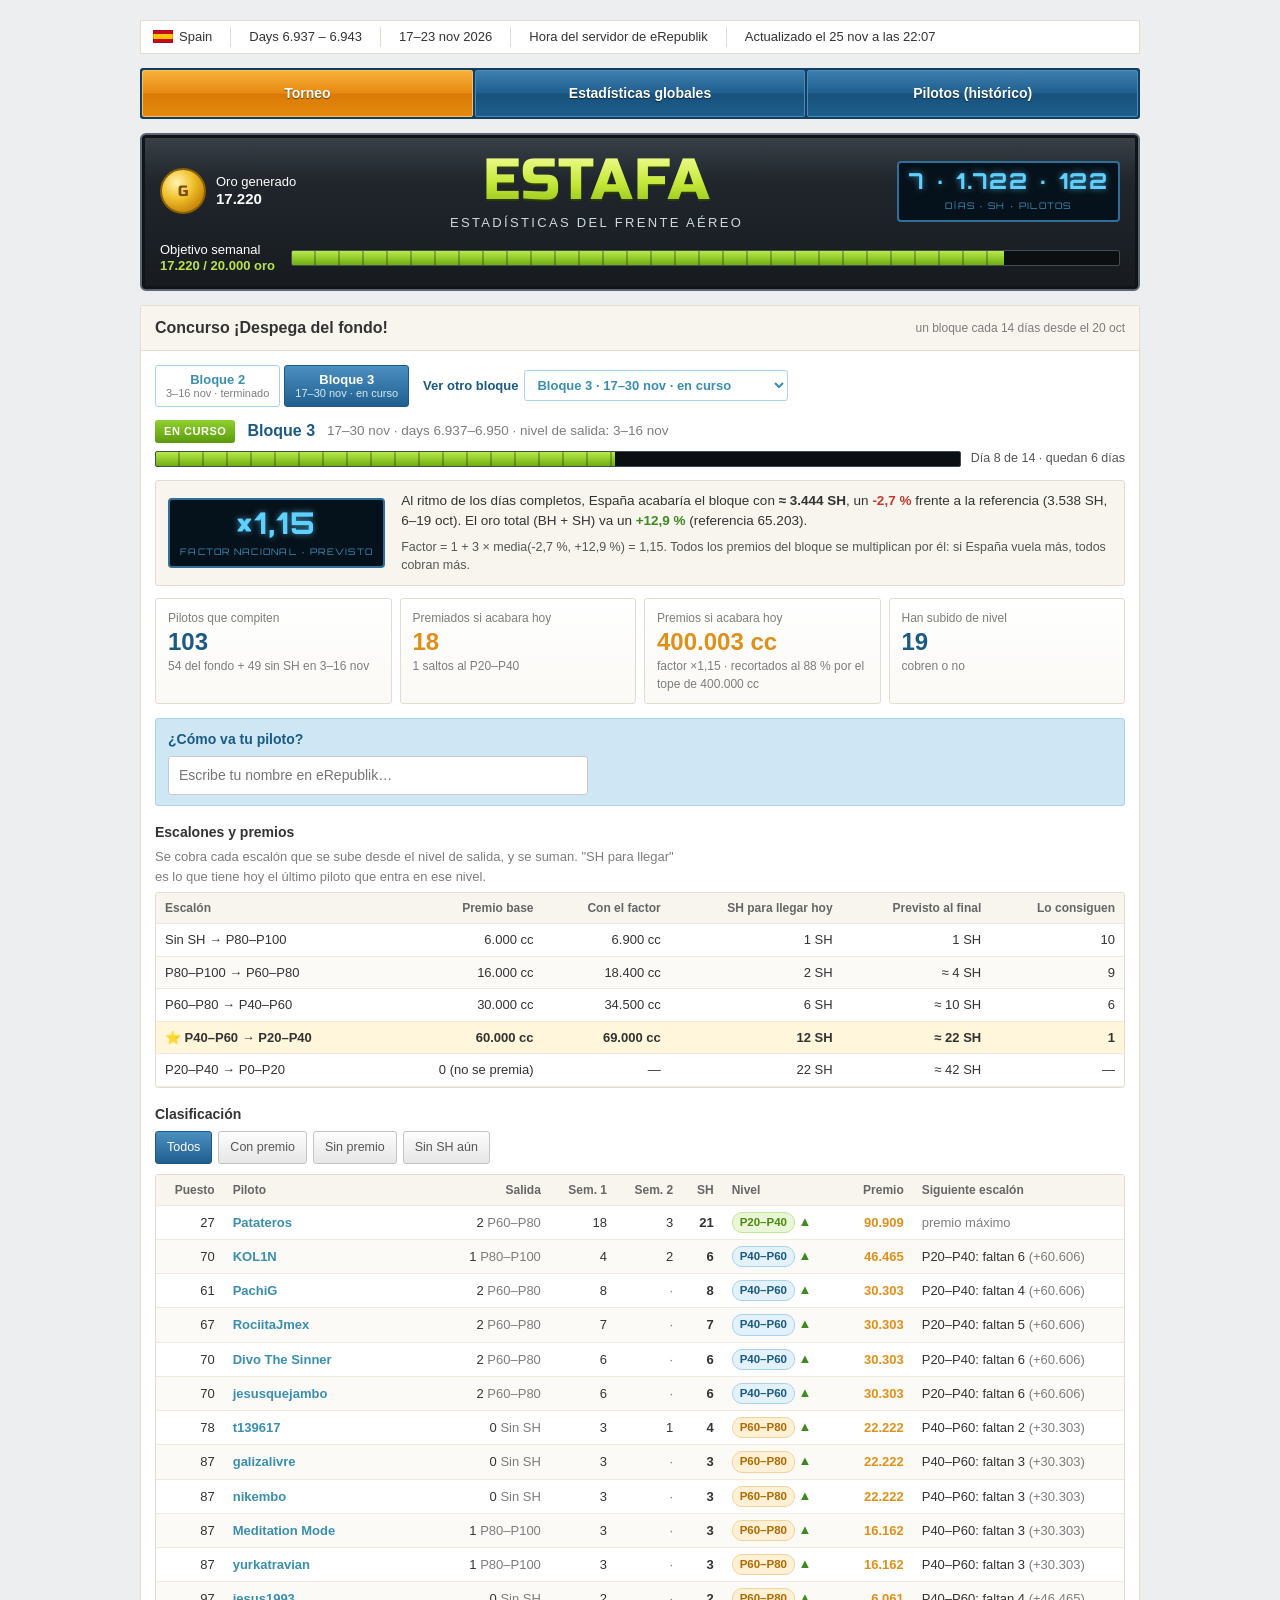
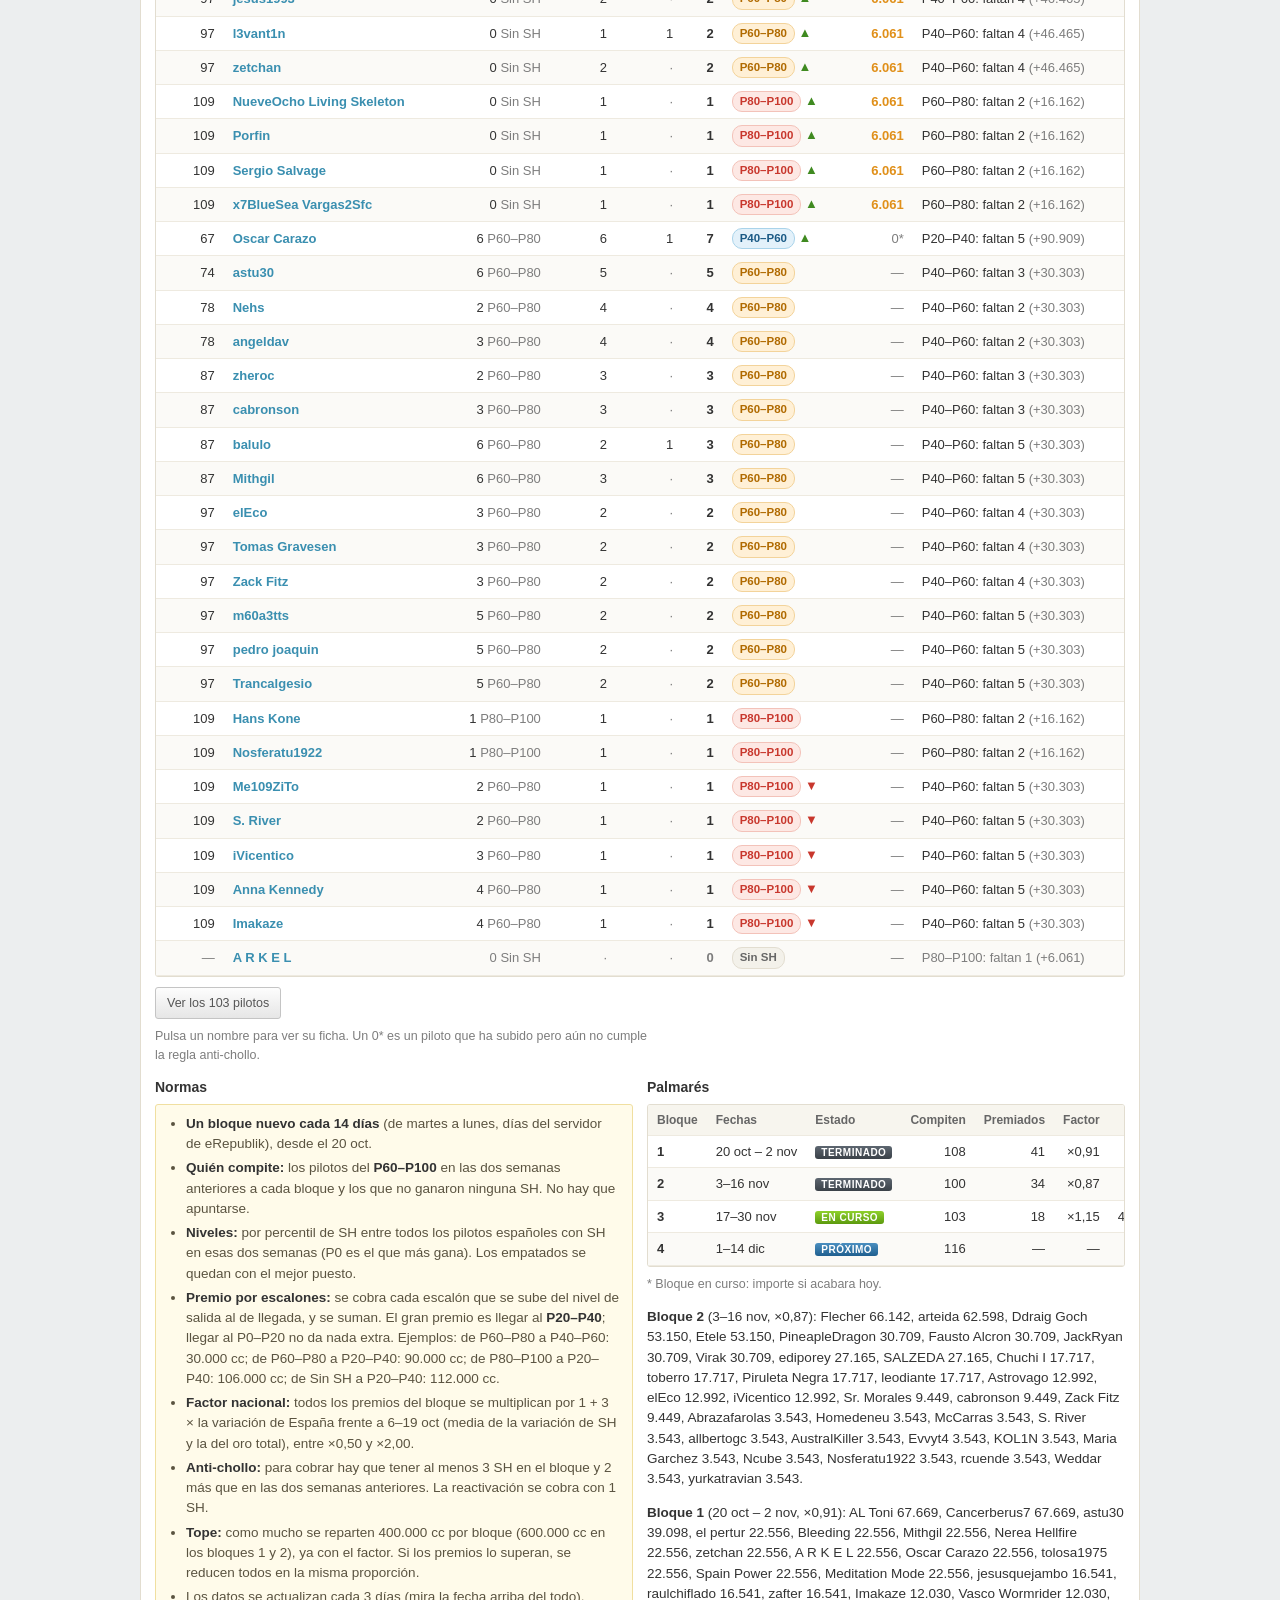
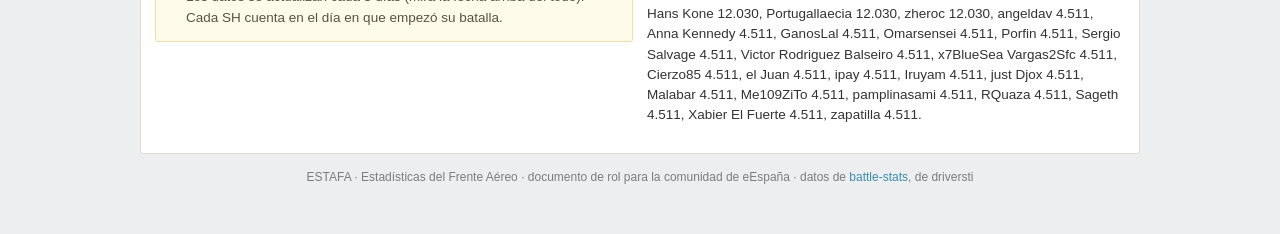
<file: site/index.html>
<!doctype html>
<html lang="es">
<head>
<meta charset="utf-8">
<meta name="viewport" content="width=device-width, initial-scale=1, viewport-fit=cover">
<title>ESTAFA</title>
<meta name="description" content="ESTAFA · Estadísticas del Frente Aéreo: farmeo de Sky Hero en eEspaña (eRepublik)">
<link rel="preconnect" href="https://fonts.googleapis.com">
<link rel="stylesheet" href="https://fonts.googleapis.com/css2?family=Russo+One&family=Orbitron:wght@600;800&display=swap">
<link rel="stylesheet" href="css/estafa.css">
</head>
<body>
<div class="wrap">
<div class="infobar"><span><i class="flag"></i>Spain</span><span id="ib-days"></span><span id="ib-dates"></span><span>Hora del servidor de eRepublik</span><span id="ib-upd"></span></div>

<nav aria-label="Pestañas">
  <a href="#torneo" data-tab="torneo">Torneo</a><a href="#estadisticas" data-tab="estadisticas">Estadísticas globales</a><a href="#pilotos" data-tab="pilotos">Pilotos (histórico)</a>
</nav>

<div class="banner" role="banner">
  <div class="reward"><div class="coin">G</div><div>Oro generado<b id="bgold"></b></div></div>
  <div><h1>ESTAFA</h1><p>Estadísticas del Frente Aéreo</p></div>
  <div class="lcd"><b id="blcd"></b><span>DÍAS · SH · PILOTOS</span></div>
  <div class="progress"><div class="lbl" id="bproglbl">Objetivo semanal<b id="bprog"></b></div><div class="track"><div id="bbar"></div></div></div>
</div>

<div class="tabpanel" id="tab-torneo" data-tab="torneo">
<section aria-labelledby="s0" id="torneo"><div class="hd"><h2 id="s0">Concurso ¡Despega del fondo!</h2><span class="eyebrow" id="tnote"></span></div><div class="bd">
  <div class="tselrow"><div class="wbtns" id="tsel" role="group" aria-label="Últimos bloques"></div>
    <label class="tpick">Ver otro bloque <select id="tsel2"></select></label></div>
  <div id="thead"></div>
  <div id="tfactor"></div>
  <div class="kpis" id="tkpis"></div>
  <div id="tnotes"></div>
  <div class="tfind" id="tfind"><label for="tq">¿Cómo va tu piloto?</label>
    <input id="tq" type="search" list="tlist" placeholder="Escribe tu nombre en eRepublik…" autocomplete="off"><datalist id="tlist"></datalist>
    <div id="tcard"></div></div>
  <h3 style="margin-top:16px">Escalones y premios</h3>
  <p class="lede" style="font-size:13px;margin-bottom:6px">Se cobra cada escalón que se sube desde el nivel de salida, y se suman. "SH para llegar" es lo que tiene hoy el último piloto que entra en ese nivel.</p>
  <div class="tablewrap" id="tsteps"></div>
  <h3 style="margin-top:16px">Clasificación</h3>
  <div class="controls" id="tchips" style="margin-top:6px">
    <button class="chip" data-f="all" aria-pressed="true">Todos</button><button class="chip" data-f="in" aria-pressed="false">Con premio</button><button class="chip" data-f="out" aria-pressed="false">Sin premio</button><button class="chip" data-f="zero" aria-pressed="false">Sin SH aún</button></div>
  <div class="tablewrap"><table id="ttable"><thead id="thead2"></thead><tbody id="tbody"></tbody></table></div>
  <button class="more" id="tmore">Ver todos</button>
  <p class="lede" style="font-size:12.5px;margin-top:8px">Pulsa un nombre para ver su ficha. Un 0* es un piloto que ha subido pero aún no cumple la regla anti-chollo.</p>
  <div class="grid2" style="margin-top:12px">
    <div style="min-width:0"><h3>Normas</h3><div class="note trules" id="trules" style="margin-top:6px"></div></div>
    <div style="min-width:0"><h3>Palmarés</h3><div class="tablewrap" id="tpalm" style="margin-top:6px"></div><div id="twin" style="margin-top:8px;font-size:13.5px"></div></div>
  </div>
</div></section>
</div>

<div class="tabpanel" id="estadisticas" data-tab="estadisticas" hidden>
<div class="subnav" aria-label="Secciones"><a href="#resumen">Resumen</a><a href="#semanas">Semanas</a><a href="#diario">Día / hora</a><a href="#rangos">Percentiles</a><a href="#coste">Coste SH</a><a href="#ranking">Ranking</a><a href="#extranjero">Extranjero</a></div>


<div class="weekbar" role="group" aria-label="Periodo del parte"><span class="wl">Parte de la semana</span><div id="weeks" class="wbtns"></div></div>

<section id="resumen" aria-labelledby="s1"><div class="hd"><h2 id="s1">Estado de la flota</h2><span class="eyebrow" id="kpinote">1 SH = 10 oro</span></div>
  <div class="bd"><div class="kpis" id="kpis"></div></div></section>

<section id="semanas" aria-labelledby="s12"><div class="hd"><h2 id="s12">Semana a semana</h2><span class="eyebrow">semanas de martes a lunes · todo el registro</span></div><div class="bd">
  <p class="lede" id="wklede"></p>
  <div class="chartbox"><svg id="wkchart" viewBox="0 0 640 260" width="100%" role="img" aria-label="SH por semana"></svg></div>
  <div class="tablewrap" id="wktable" style="margin-top:14px"></div>
  <h3 style="margin-top:18px" id="movtitle"></h3>
  <div class="movers" id="movers"></div>
</div></section>

<section id="diario" aria-labelledby="s8"><div class="hd"><h2 id="s8">Medallas en el tiempo</h2>
  <div class="seg" role="group" aria-label="Vista"><button type="button" id="vday" aria-pressed="true">Por día</button><button type="button" id="vhour" aria-pressed="false">Por hora</button></div></div><div class="bd">
 <div id="dayview">
  <p class="lede">SH ganadas cada día de eRepublik del periodo elegido, separando las batallas en las que participa España de las guerras ajenas. Los días con raya son incompletos: el registro empieza y acaba a mitad de día.</p>
  <div class="legend"><span><i style="background:var(--gold)"></i>Batallas de España</span><span><i style="background:var(--steel)"></i>Extranjero</span></div>
  <div class="chartbox"><svg id="daily" viewBox="0 0 640 280" width="100%" role="img" aria-label="Medallas SH por día"></svg></div>
  <div class="grid2" style="margin-top:14px">
    <div style="min-width:0"><h3>Media por día de la semana</h3><p class="lede" style="font-size:13px">Todo el registro, solo días completos. Cada barra promedia 4 o 5 días.</p>
      <div class="chartbox"><svg id="weekday" viewBox="0 0 400 230" width="100%" role="img" aria-label="Media de medallas por día de la semana"></svg></div></div>
    <div style="min-width:0" id="rhythmnote"></div>
  </div>
 </div>
 <div id="hourview" hidden>
  <p class="lede">Coste de la SH típica (daño mediano) según la hora, en <strong>hora de Madrid</strong>. Cuanto más baja y más verde la barra, más barata sale la medalla. El número de encima es cuántas SH hay detrás de cada hora.</p>
  <div class="chartbox"><svg id="hourly" viewBox="0 0 640 290" width="100%" role="img" aria-label="Coste mediano de la SH por hora"></svg></div>
  <div class="grid2" style="margin-top:14px">
    <div style="min-width:0" id="hournote"></div>
    <div style="min-width:0"><div class="note" style="margin-top:0"><strong>Cómo se calcula la hora:</strong> el export solo trae la hora de inicio de cada batalla, no la de cada ronda. Por eso aquí solo cuentan las SH de las <strong>rondas 1 y 2</strong>, que se juegan en las primeras horas tras el inicio. Es una aproximación: la hora real puede ir una o dos horas más tarde. En una sola semana hay pocas SH por hora, así que mira mejor el periodo completo.</div></div>
  </div>
 </div>
</div></section>

<section id="rangos" aria-labelledby="s3"><div class="hd"><h2 id="s3">Reparto del oro por percentiles</h2><span class="eyebrow">pilotos ordenados por SH</span></div><div class="bd">
  <p class="lede">Se ordenan los pilotos por SH ganadas en el periodo elegido y se agrupan por percentiles: el 5 % que más gana, del 5 al 10 %, del 10 al 25 %, del 25 al 50 % y la mitad inferior. Los pilotos empatados van al grupo mejor.</p>
  <div class="legend"><span><i style="background:var(--steel);opacity:.55"></i>% de pilotos</span><span><i style="background:var(--gold)"></i>% del oro</span></div>
  <div class="tiers" id="tiers"></div>
  <div class="tablewrap" id="tiertable" style="margin-top:16px"></div>
  <div class="note" id="tiernote"></div>
  <div class="grid2" style="margin-top:16px">
    <div style="min-width:0"><h3>Curva de acumulación</h3><p class="lede" style="font-size:13px">% del oro que suman los N primeros pilotos.</p>
      <div class="chartbox"><svg id="curve" viewBox="0 0 400 300" width="100%" role="img" aria-label="Curva de oro acumulado"></svg></div></div>
    <div style="min-width:0"><h3>Daño por medalla en cada grupo</h3>
      <div class="legend"><span><i style="background:var(--gold)"></i>Media</span><span><i style="background:var(--steel);opacity:.6"></i>Mediana</span></div>
      <div class="chartbox"><svg id="dmg" viewBox="0 0 400 300" width="100%" role="img" aria-label="Daño medio y mediano por rango"></svg></div></div>
  </div>
  <h3 style="margin-top:16px">Top 20 de pilotos</h3>
  <div class="bars" id="bars" style="margin-top:8px"></div>
</div></section>

<section id="coste" aria-labelledby="s10"><div class="hd"><h2 id="s10">¿Cuánto cuesta una SH?</h2><span class="eyebrow">daño con el que se ganó cada medalla</span></div><div class="bd">
  <p class="lede" id="costlede"></p>
  <div class="chartbox"><svg id="hist" viewBox="0 0 660 290" width="100%" role="img" aria-label="Distribución del daño necesario para ganar una SH"></svg></div>
  <div class="cat" id="catstrip"></div>
  <div class="catlegend" id="catlegend"></div>
  <div class="note" id="costnote"></div>
</div></section>

<section id="ranking" aria-labelledby="s11"><div class="hd"><h2 id="s11">Ranking de SH</h2><span class="eyebrow">medallas sueltas y pilotos</span></div><div class="bd">
  <div class="grid2">
    <div style="min-width:0"><h3>Las 10 SH más baratas</h3><div class="tablewrap rank-t" id="cheap"></div></div>
    <div style="min-width:0"><h3>Las 10 SH más caras</h3><div class="tablewrap rank-t" id="dear"></div></div>
  </div>
  <div class="grid2" style="margin-top:16px">
    <div style="min-width:0"><h3>Cazadores de gangas: SH por debajo de 10 k</h3><p class="lede" style="font-size:13px" id="lowlede"></p><div class="tablewrap rank-t" id="lowlist"></div><button class="more" id="lowmore">Ver todos</button></div>
    <div style="min-width:0"><h3>Rondas de élite: SH por encima de 100 k</h3><p class="lede" style="font-size:13px" id="highlede"></p><div class="tablewrap rank-t" id="highlist"></div><button class="more" id="highmore">Ver todos</button></div>
  </div>
  <div class="grid2" style="margin-top:16px">
    <div style="min-width:0"><h3>Pilotos que farmean más barato</h3><p class="lede" style="font-size:13px" id="effnote"></p><div class="tablewrap rank-t" id="effp"></div></div>
    <div style="min-width:0"><h3>Pilotos de rondas caras</h3><p class="lede" style="font-size:13px" id="dearnote"></p><div class="tablewrap rank-t" id="dearp"></div></div>
  </div>
</div></section>

<section id="extranjero" aria-labelledby="s9"><div class="hd"><h2 id="s9">Legión extranjera</h2><span class="eyebrow">guerras ajenas</span></div><div class="bd">
  <p class="lede" id="legionlede"></p>
  <div class="grid2">
    <div style="min-width:0"><h3>Principales pilotos</h3><div class="tablewrap" id="legion"></div></div>
    <div style="min-width:0"><h3>Por quién pelean</h3><p class="lede" style="font-size:13px">País del bando en el que ganaron la SH.</p>
      <div class="chartbox"><svg id="countries" viewBox="0 0 400 250" width="100%" role="img" aria-label="Países a los que más ayudan los pilotos españoles"></svg></div></div>
  </div>
  <div class="note" id="legionnote"></div>
</div></section>
</div>

<div class="tabpanel" id="pilotos" data-tab="pilotos" hidden>
<section aria-labelledby="s6" id="registro"><div class="hd"><h2 id="s6">Registro de pilotos</h2><span class="eyebrow">elige una o varias semanas</span></div><div class="bd" id="reg">
  <p class="lede">Esta tabla tiene su propio selector: marca las semanas que quieras sumar. El percentil se calcula sobre los pilotos con alguna SH en esas semanas, contando desde arriba (P1 es el que más SH gana). <strong>Fondo</strong> marca a los pilotos del P60 al P100 y a los que no ganaron ninguna SH. Las columnas <strong>BH</strong> (Battle Hero) y <strong>CH</strong> (Campaign Hero) vienen de la página de país de battle-stats, que corta los días de forma algo distinta.</p>
  <div class="regweeks" role="group" aria-label="Semanas de la tabla"><span class="wl">Semanas:</span><div id="regweeks" class="wchecks"></div>
    <div style="display:flex;gap:6px;flex-wrap:wrap"><button class="btn" id="rw2" type="button">Últimas 2</button><button class="btn" id="rwall" type="button">Todas</button></div></div>
  <p class="regsum" id="regsum"></p>
  <div class="controls">
    <input id="q" type="search" placeholder="Buscar piloto…" aria-label="Buscar piloto">
    <div id="chips" style="display:flex;flex-wrap:wrap;gap:6px">
      <button class="chip" data-f="all" aria-pressed="true">Todos</button><button class="chip" data-f="fondo" aria-pressed="false">Fondo (P60–P100)</button><button class="chip" data-f="fuera" aria-pressed="false">Fuera del fondo</button></div>
    <label class="tog"><input type="checkbox" id="zeros" checked> Incluir pilotos sin SH</label>
  </div>
  <div class="tablewrap"><table id="regtable"><thead id="reghead"></thead><tbody id="tb"></tbody></table></div>
  <button class="more" id="more">Ver todos</button>
  </div></section>
<section id="pilsem" aria-labelledby="s13"><div class="hd"><h2 id="s13">SH de cada piloto por semana</h2><span class="eyebrow">todas las semanas completas</span></div><div class="bd">
  <div class="controls"><input id="wq" type="search" placeholder="Buscar piloto…" aria-label="Buscar piloto en la tabla semanal"><div id="wsort" style="display:flex;flex-wrap:wrap;gap:6px">
    <button class="chip" data-s="tot" aria-pressed="true">Más SH</button><button class="chip" data-s="up" aria-pressed="false">Más suben</button><button class="chip" data-s="down" aria-pressed="false">Más bajan</button></div></div>
  <div class="tablewrap" id="wkpilots"></div>
  <button class="more" id="wmore">Ver todos</button>
</div></section>
</div>

<footer>ESTAFA · Estadísticas del Frente Aéreo · documento de rol para la comunidad de eEspaña · datos de <a href="https://battle-stats.yurii.live/" target="_blank" rel="noopener">battle-stats</a>, de driversti</footer>
</div>
<script src="data/sh.js"></script>
<script src="js/estafa.js"></script>
<script src="js/torneo.js"></script>
<script src="js/tabs.js"></script>
</body>
</html>
</file>
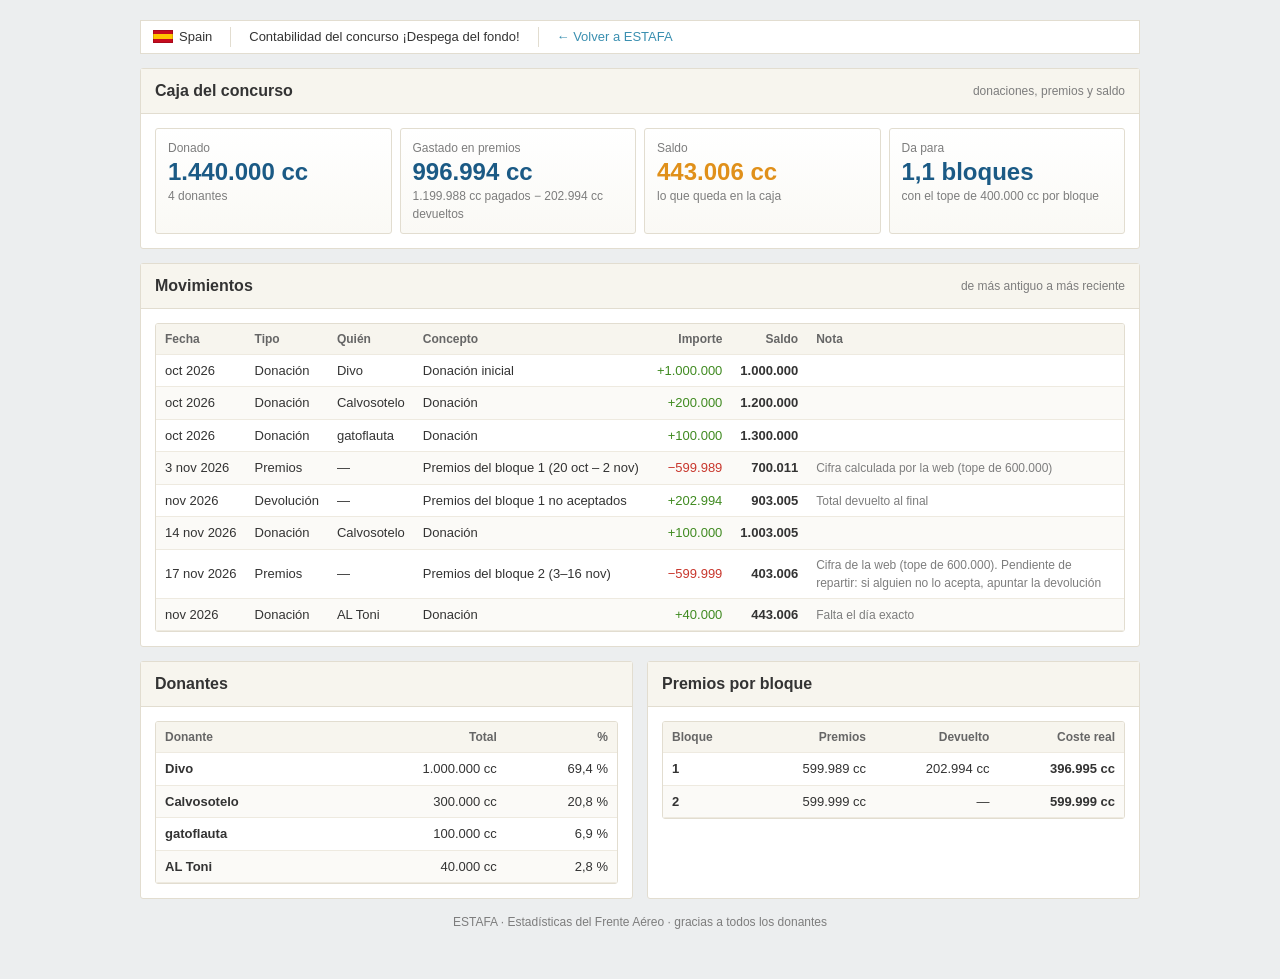
<file: site/contabilidad/index.html>
<!doctype html>
<html lang="es">
<head>
<meta charset="utf-8">
<meta name="viewport" content="width=device-width, initial-scale=1, viewport-fit=cover">
<title>ESTAFA · Contabilidad</title>
<meta name="description" content="Cuentas del concurso ¡Despega del fondo!: donaciones, premios y saldo">
<meta name="robots" content="noindex, nofollow">
<link rel="stylesheet" href="https://fonts.googleapis.com/css2?family=Russo+One&family=Orbitron:wght@600;800&display=swap">
<link rel="stylesheet" href="../css/estafa.css">
</head>
<body>
<div class="wrap">
<div class="infobar"><span><i class="flag"></i>Spain</span><span>Contabilidad del concurso ¡Despega del fondo!</span><span><a href="../#torneo">← Volver a ESTAFA</a></span></div>

<section aria-labelledby="c1"><div class="hd"><h2 id="c1">Caja del concurso</h2><span class="eyebrow">donaciones, premios y saldo</span></div><div class="bd">
  <div class="kpis" id="kpis"></div>
</div></section>

<section aria-labelledby="c2"><div class="hd"><h2 id="c2">Movimientos</h2><span class="eyebrow">de más antiguo a más reciente</span></div><div class="bd">
  <div class="tablewrap" id="mov"></div>
</div></section>

<div class="grid2">
<section aria-labelledby="c3"><div class="hd"><h2 id="c3">Donantes</h2></div><div class="bd"><div class="tablewrap" id="don"></div></div></section>
<section aria-labelledby="c4"><div class="hd"><h2 id="c4">Premios por bloque</h2></div><div class="bd"><div class="tablewrap" id="blq"></div></div></section>
</div>

<footer>ESTAFA · Estadísticas del Frente Aéreo · gracias a todos los donantes</footer>
</div>
<script src="movimientos.js"></script>
<script src="contabilidad.js"></script>
</body>
</html>
</file>
<file: site/css/estafa.css>
/* Layout: portada de eRepublik — barra de info, menú de pestañas azules, banner metálico tipo "Weekly Challenge" y cajas beige / feed azul */
:root{
  --bg:#eceeef; --panel:#ffffff; --panel2:#f7f5ee; --line:#e2ddd0; --fg:#333333; --muted:#7d7d7d;
  --link:#3a8fb0; --navy:#1b5a85; --navy2:#123f60; --feed:#cfe7f5; --feedline:#a9d3ea;
  --gold:#e0901a; --gold-soft:rgba(224,144,26,.13); --steel:#4a9fc7; --red:#c8372d; --ok:#7ab51d; --lime:#d8f04a;
  --f-body:Arial,Helvetica,sans-serif;
  --f-display:"Russo One","Arial Black",Impact,sans-serif;
  --f-lcd:"Orbitron","Courier New",monospace;
  --f-mono:Arial,Helvetica,sans-serif;
  --f-head:Arial,Helvetica,sans-serif;
  color-scheme:light;
}
*{box-sizing:border-box}
body{background:var(--bg);color:var(--fg);font-family:var(--f-body);font-size:14px;line-height:1.5;
  padding-left:max(16px,env(safe-area-inset-left,0px));padding-right:max(16px,env(safe-area-inset-right,0px));padding-block:12px 40px}
a{color:var(--link);text-decoration:none} a:hover{text-decoration:underline}
.wrap{max-width:1000px;margin:0 auto;display:flex;flex-direction:column;gap:14px}
.num,td.n,.mono{font-variant-numeric:tabular-nums}

/* Barra de info */
.infobar{display:flex;flex-wrap:wrap;gap:6px 18px;align-items:center;background:var(--panel);border:1px solid var(--line);padding:6px 12px;font-size:13px;color:var(--fg)}
.infobar span+span{border-left:1px solid var(--line);padding-left:18px}
.flag{display:inline-block;width:20px;height:13px;background:linear-gradient(#c60b1e 0 25%,#ffc400 25% 75%,#c60b1e 75%);border:1px solid rgba(0,0,0,.15);vertical-align:-2px;margin-right:6px;flex:none}

/* Menú */
nav{display:flex;flex-wrap:wrap;gap:2px;background:var(--navy2);padding:2px;border-radius:3px}
nav a{flex:1 1 92px;text-align:center;color:#fff;font-weight:bold;font-size:14px;padding:12px 6px;border-radius:2px;
  background:linear-gradient(#3d7fae,#1f5f8f 48%,#18527c 52%,#1d5d8b);text-shadow:0 1px 1px rgba(0,0,0,.5);border:1px solid #4a8bbb}
nav a:hover{text-decoration:none;background:linear-gradient(#4b8fc0,#2a6c9e 48%,#215f8d 52%,#276a99)}
nav a{flex:1 1 140px}
nav a[aria-current="page"]{background:linear-gradient(#f7b13c,#e98a12 48%,#d97a06 52%,#e5890e);border-color:#f7c160}
nav a:focus-visible{outline:2px solid var(--lime);outline-offset:-3px}

/* Banner tipo Weekly Challenge */
.banner{background:linear-gradient(#3a4148,#20262c 30%,#171b20);border:2px solid #5d6670;border-radius:6px;box-shadow:inset 0 0 0 3px #101317;padding:16px 18px 14px;color:#fff;display:grid;grid-template-columns:auto 1fr auto;gap:10px 18px;align-items:center}
.banner .reward{display:flex;gap:10px;align-items:center;font-size:13px;line-height:1.25}
.coin{width:46px;height:46px;border-radius:50%;background:radial-gradient(circle at 35% 30%,#fff3b0,#f2c230 40%,#c88a0a 75%);border:2px solid #8a5e05;display:grid;place-items:center;font-family:var(--f-display);color:#7a4f02;font-size:15px;flex:none}
.banner .reward b{display:block;font-size:15px}
.banner h1{margin:0;text-align:center;font-family:var(--f-display);font-weight:400;font-size:clamp(34px,7vw,58px);line-height:1;letter-spacing:.02em;
  background:linear-gradient(#f4ff9a,#c6e83a 55%,#8fbf16);-webkit-background-clip:text;background-clip:text;color:transparent;filter:drop-shadow(0 2px 0 #2c3a08)}
.banner h1 + p{margin:4px 0 0;text-align:center;font-size:13px;letter-spacing:.18em;text-transform:uppercase;color:#cfd8df}
.lcd{background:#06121b;border:2px solid #2f6f99;border-radius:4px;padding:6px 10px;text-align:center;font-family:var(--f-lcd);color:#5fd0ff;text-shadow:0 0 6px rgba(95,208,255,.6)}
.lcd b{font-size:22px;font-weight:800;letter-spacing:.06em;display:block;line-height:1.1}
.lcd span{font-size:9px;letter-spacing:.14em;color:#3d8fb8;text-shadow:none}
.progress{grid-column:1/-1;display:grid;grid-template-columns:auto 1fr;gap:4px 16px;align-items:center}
.progress .lbl{font-size:13px;line-height:1.25}
.progress .lbl b{display:block;color:#b9e34a}
.track{height:16px;background:#0c0f12;border:1px solid #444c55;border-radius:2px;overflow:hidden}
.track div{height:100%;background:repeating-linear-gradient(90deg,transparent 0 22px,rgba(0,0,0,.25) 22px 24px),linear-gradient(#b8ea4a,#6fae12)}
@media (max-width:640px){.banner{grid-template-columns:1fr}.banner .reward,.lcd{justify-self:center}.progress{grid-template-columns:1fr}}

/* Cajas */
section{background:var(--panel);border:1px solid var(--line);border-radius:3px;min-width:0;scroll-margin-top:12px}
section > .hd{background:var(--panel2);border-bottom:1px solid var(--line);padding:10px 14px;display:flex;align-items:center;gap:8px;flex-wrap:wrap}
section > .hd h2{margin:0;font-size:16px;font-weight:bold;color:var(--fg)}
section > .hd .eyebrow{margin-left:auto;font-size:12px;color:var(--muted)}
section > .bd{padding:14px}
h3{font-size:14px;margin:0 0 4px;font-weight:bold}
.lede{color:var(--muted);margin:0 0 12px;max-width:72ch}
.lede strong,.note strong{color:var(--fg)}
.note{background:#fffbea;border:1px solid #f0dfa0;border-radius:3px;padding:9px 12px;margin-top:12px;font-size:13.5px;color:#5a5340}
.grid2{display:grid;grid-template-columns:repeat(auto-fit,minmax(min(100%,420px),1fr));gap:14px}
.chartbox{overflow-x:auto}
svg text{font-family:var(--f-body)}

/* KPIs */
.kpis{display:grid;grid-template-columns:repeat(auto-fit,minmax(150px,1fr));gap:8px}
.kpi{border:1px solid var(--line);border-radius:3px;padding:10px 12px;display:flex;flex-direction:column;gap:2px;background:linear-gradient(#fff,#faf9f5)}
.kpi .v{font-weight:bold;font-size:24px;line-height:1.1;font-variant-numeric:tabular-nums;color:var(--navy)}
.kpi .l{font-size:12px;color:var(--muted)}
.kpi .s{font-size:12px;color:var(--muted)}
.kpi.alert .v{color:var(--red)} .kpi.gold .v{color:var(--gold)}
.legend{display:flex;flex-wrap:wrap;gap:14px;font-size:12px;color:var(--muted);margin-bottom:8px}
.legend i{display:inline-block;width:10px;height:10px;margin-right:6px;vertical-align:-1px;border-radius:2px}

/* Rangos */
.t0{--tc:var(--gold)} .t1{--tc:color-mix(in srgb,var(--gold) 75%,#fff)} .t2{--tc:color-mix(in srgb,var(--gold) 55%,#fff)}
.t3{--tc:color-mix(in srgb,var(--gold) 40%,#fff)} .t4{--tc:color-mix(in srgb,var(--gold) 28%,#fff)} .t5{--tc:color-mix(in srgb,var(--gold) 18%,#fff)}
.bars{display:flex;flex-direction:column;gap:4px}
.bar{display:grid;grid-template-columns:22px minmax(0,150px) 1fr 92px;align-items:center;gap:8px;font-size:13px}
.bar .rk{font-size:11px;color:var(--muted);text-align:right}
.bar .nm{white-space:nowrap;overflow:hidden;text-overflow:ellipsis;color:var(--link);font-weight:bold}
.bar .track2{height:14px;background:var(--tc);border:1px solid rgba(0,0,0,.08);border-radius:2px}
.bar .t{font-size:12px;text-align:right;white-space:nowrap}
.bar .t small{color:var(--muted);font-size:11px}
@media (max-width:480px){.bar{grid-template-columns:18px 92px 1fr 70px;font-size:12px}.bar .t small{display:none}}
.tiers{display:flex;flex-direction:column;gap:10px}
.tier{display:grid;grid-template-columns:minmax(0,170px) 1fr;gap:12px;align-items:center}
.tier .lbl b{display:block;font-size:14px}
.tier .lbl span{font-size:11.5px;color:var(--muted)}
.tier .rows{display:flex;flex-direction:column;gap:3px}
.tier .row{display:grid;grid-template-columns:1fr 64px;gap:8px;align-items:center;font-size:11.5px;color:var(--muted)}
.tier .row div{height:10px;border-radius:2px}
.tier .p{background:var(--steel);opacity:.55}
.tier .m{background:var(--tc)}
@media (max-width:520px){.tier{grid-template-columns:1fr}}

/* Feed de inteligencia (caja azul) */
.feedbox{background:var(--feed);border:1px solid var(--feedline);border-radius:3px;padding:6px}
.feedbox > .hd{background:transparent;border:0;padding:6px 8px 8px}
.feed{background:var(--panel);border-radius:2px}
.post{display:grid;grid-template-columns:44px 1fr;gap:10px;padding:10px 12px;border-bottom:1px solid #e6eef3}
.post:last-child{border-bottom:0}
.av{width:44px;height:44px;border:1px solid #ccc;background:linear-gradient(#c60b1e 0 25%,#ffc400 25% 75%,#c60b1e 75%);border-radius:2px}
.post .who{color:var(--link);font-weight:bold}
.post .ago{color:#999;font-style:italic;font-size:12.5px;margin-left:6px}
.post p{margin:2px 0 0;font-size:13.5px}
.post p strong{color:var(--fg)}
.intel{display:grid;grid-template-columns:repeat(auto-fit,minmax(min(100%,260px),1fr));gap:10px}
.card{background:var(--panel2);border:1px solid var(--line);border-radius:3px;padding:10px 12px;display:flex;flex-direction:column;gap:4px}
.card .tag{align-self:flex-start;font-size:11px;font-weight:bold;text-transform:uppercase;letter-spacing:.04em}
.tag.red{color:var(--red)} .tag.gold{color:var(--gold)} .tag.blue{color:var(--link)} .tag.green{color:#5c8f12}
.card p{margin:0;font-size:13.5px;color:var(--fg)}

/* Coste */
.cat{display:flex;height:34px;border-radius:3px;overflow:hidden;border:1px solid var(--line);margin-top:10px}
.cat div{display:flex;align-items:center;justify-content:center;font-size:11.5px;font-weight:bold;color:#fff;text-shadow:0 1px 1px rgba(0,0,0,.35);min-width:0;overflow:hidden;white-space:nowrap}
.catlegend{display:grid;grid-template-columns:repeat(auto-fit,minmax(150px,1fr));gap:6px 14px;margin-top:10px;font-size:12.5px}
.catlegend div{display:flex;gap:8px;align-items:baseline}
.catlegend i{width:10px;height:10px;border-radius:2px;flex:none;align-self:center}
.catlegend b{font-variant-numeric:tabular-nums}
.c0{background:#3f9b2f} .c1{background:#8cc43c} .c2{background:#4a9fc7} .c3{background:#e0901a} .c4{background:#c8372d}

/* Botones y tablas */
.controls{display:flex;flex-wrap:wrap;gap:6px;align-items:center;margin-bottom:10px}
.controls input{flex:1 1 200px;min-width:0;background:#fff;border:1px solid #c9c9c9;border-radius:3px;color:var(--fg);padding:7px 9px;font:inherit}
.btn,.chip,.more{background:linear-gradient(#fdfdfd,#e6e6e6);border:1px solid #c4c4c4;border-radius:3px;color:#555;font:inherit;font-size:12.5px;padding:6px 11px;cursor:pointer}
.chip[aria-pressed="true"]{background:linear-gradient(#4b8fc0,#1f5f8f);border-color:#1b5a85;color:#fff}
.controls input:focus-visible,.chip:focus-visible,th button:focus-visible,.more:focus-visible{outline:2px solid var(--link);outline-offset:2px}
.tablewrap{overflow-x:auto;border:1px solid var(--line);border-radius:3px}
table{border-collapse:collapse;width:100%;font-size:13px}
#reg table{min-width:700px} #legion table{min-width:420px} #tiertable table{min-width:720px} .rank-t table{min-width:440px}
th,td{padding:6px 9px;border-bottom:1px solid #eeeae0;text-align:left;white-space:nowrap}
th{background:var(--panel2);font-size:12px;color:#666;font-weight:bold}
th button{all:unset;cursor:pointer}
th button[data-active]{color:var(--link)}
td.n,th.n{text-align:right}
tbody tr:nth-child(even){background:#fbfaf7}
tbody tr:hover{background:#eef6fb}
tfoot td{font-weight:bold;background:var(--panel2)}
td.pl{color:var(--link);font-weight:bold}
.sw{display:inline-block;width:10px;height:10px;background:var(--tc);margin-right:8px;vertical-align:-1px;border-radius:2px}
.rank{font-size:12.5px;color:var(--muted)}
.rank.as{color:var(--gold);font-weight:bold}
td.warn{color:var(--red);font-weight:bold}
.cum{position:relative}
.cum span{position:relative}
.cum::before{content:"";position:absolute;left:0;top:5px;bottom:5px;width:var(--w);background:var(--gold-soft)}
.more{margin-top:10px}
.dmg-cheap{color:#3f8a20;font-weight:bold} .dmg-dear{color:var(--red);font-weight:bold}

/* Selector de semana */
.weekbar{display:flex;flex-wrap:wrap;gap:8px 12px;align-items:center;background:var(--feed);border:1px solid var(--feedline);border-radius:3px;padding:8px 10px;position:sticky;top:env(safe-area-inset-top,0px);z-index:5}
.weekbar .wl{font-weight:bold;color:var(--navy);font-size:13px}
.wbtns{display:flex;flex-wrap:wrap;gap:4px}
.wbtns button{background:#fff;border:1px solid var(--feedline);border-radius:3px;color:var(--link);font:inherit;font-size:13px;font-weight:bold;padding:6px 10px;cursor:pointer;line-height:1.2}
.wbtns button small{display:block;font-weight:normal;font-size:11px;color:var(--muted)}
.wbtns button[aria-pressed="true"]{background:linear-gradient(#4b8fc0,#1f5f8f);border-color:#1b5a85;color:#fff}
.wbtns button[aria-pressed="true"] small{color:#d6e9f6}
.wbtns button:focus-visible{outline:2px solid var(--navy);outline-offset:2px}
body::before{content:"";position:fixed;inset:0 0 auto;height:env(safe-area-inset-top,0px);z-index:10;background:var(--bg)}
.delta{font-size:12px;font-weight:bold;white-space:nowrap}
.up{color:#3f8a20} .down{color:var(--red)} .flat{color:var(--muted)}
.movers{display:grid;grid-template-columns:repeat(auto-fit,minmax(min(100%,210px),1fr));gap:10px;margin-top:8px}
.mov{border:1px solid var(--line);border-radius:3px;background:var(--panel2);padding:8px 10px}
.mov h4{margin:0 0 6px;font-size:13px}
.mov ol{margin:0;padding-left:20px;font-size:13px}
.mov li{display:list-item}
.mov li span{float:right;font-variant-numeric:tabular-nums}
#wktable table{min-width:860px} #wkpilots table{min-width:520px}
td.hl{background:var(--gold-soft)}

.regweeks{display:flex;flex-wrap:wrap;gap:8px 12px;align-items:center;background:var(--panel2);border:1px solid var(--line);border-radius:3px;padding:8px 10px;margin-bottom:8px}
.regweeks .wl{font-weight:bold;font-size:13px}
.wchecks{display:flex;flex-wrap:wrap;gap:4px}
.wchecks label{display:flex;align-items:center;gap:5px;background:#fff;border:1px solid var(--feedline);border-radius:3px;padding:4px 8px;font-size:12.5px;cursor:pointer;line-height:1.2}
.wchecks label small{color:var(--muted);font-size:11px}
.wchecks label:has(input:checked){background:#e3f1fa;border-color:var(--link)}
.wchecks input,.tog input{accent-color:var(--navy)}
.tog{font-size:13px;display:flex;align-items:center;gap:6px;color:#555;white-space:nowrap}
.regsum{font-size:13px;color:#555;margin:6px 0 10px}
.pill-f{display:inline-block;font-size:11.5px;font-weight:bold;padding:1px 8px;border-radius:10px;background:#fde8e4;color:var(--red);border:1px solid #f3c2b9}
.pill-n{color:var(--muted);font-size:12px}
.pc{font-weight:bold;color:var(--navy)}
tr.zero td{color:var(--muted)}
.bbbox{margin-top:16px;border-top:1px solid var(--line);padding-top:12px}
#bbout{width:100%;min-height:180px;font-family:ui-monospace,Menlo,Consolas,monospace;font-size:12px;border:1px solid #c9c9c9;border-radius:3px;padding:8px;margin-top:6px;background:#fbfaf7;color:var(--fg)}
#regtable{min-width:640px}

.seg{margin-left:auto;display:flex;border:1px solid #1b5a85;border-radius:3px;overflow:hidden}
.seg button{background:#fff;border:0;color:var(--link);font:inherit;font-size:12.5px;font-weight:bold;padding:5px 12px;cursor:pointer}
.seg button+button{border-left:1px solid #1b5a85}
.seg button[aria-pressed="true"]{background:linear-gradient(#4b8fc0,#1f5f8f);color:#fff}
.seg button:focus-visible{outline:2px solid var(--navy);outline-offset:2px}
/* Órdenes */
.orders{display:flex;flex-direction:column;gap:14px}
.order{display:grid;grid-template-columns:48px 1fr;gap:12px;align-items:start}
.order .code{font-family:var(--f-display);font-size:15px;color:#fff;background:linear-gradient(#4b8fc0,#1f5f8f);border-radius:3px;text-align:center;padding:6px 0}
.order h3{font-size:15px;color:var(--navy)}
.order p{margin:2px 0 0;font-size:14px}
.order ul{margin:6px 0 0;padding-left:18px;font-size:14px}
.order li{margin-bottom:3px}
.groups{display:grid;grid-template-columns:repeat(auto-fit,minmax(min(100%,200px),1fr));gap:10px;margin-top:10px}
.group{border:1px solid var(--line);background:var(--panel2);border-radius:3px;padding:10px 12px}
.group h4{margin:0 0 6px;font-size:14px;color:var(--navy)}
footer{font-size:12px;color:var(--muted);text-align:center}

/* Torneo */
.tselrow{display:flex;flex-wrap:wrap;gap:8px 14px;align-items:center;margin-bottom:12px}
.tpick{font-size:13px;font-weight:bold;color:var(--navy);display:flex;align-items:center;gap:6px}
.tpick select{background:#fff;border:1px solid var(--feedline);border-radius:3px;color:var(--link);font:inherit;font-size:13px;font-weight:bold;padding:6px 8px;cursor:pointer;max-width:100%}
.tpick select:focus-visible{outline:2px solid var(--navy);outline-offset:2px}
.tstat{display:flex;flex-wrap:wrap;gap:6px 12px;align-items:center;margin-bottom:12px;font-size:13.5px}
.tstat b{font-size:16px;color:var(--navy)}
.tstat > span:not(.tbadge){color:var(--muted)}
.tbadge{font-size:11px;font-weight:bold;text-transform:uppercase;letter-spacing:.05em;padding:3px 9px;border-radius:3px;color:#fff;background:var(--muted)}
.tbadge.curso{background:linear-gradient(#8fd12c,#5c9a0e)} .tbadge.terminado{background:linear-gradient(#5d6670,#3a4148)} .tbadge.proximo{background:linear-gradient(#4b8fc0,#1f5f8f)}
.tbadge.sm{font-size:10px;padding:1px 6px}
.tprog{flex:1 1 100%;display:grid;grid-template-columns:minmax(0,1fr) auto;gap:10px;align-items:center}
.tprog span{font-size:12.5px;color:#555;white-space:nowrap}
.tfind{margin-top:14px;background:var(--feed);border:1px solid var(--feedline);border-radius:3px;padding:10px 12px}
.tfind label{display:block;font-weight:bold;color:var(--navy);font-size:14px;margin-bottom:6px}
.tfind input{width:100%;max-width:420px;background:#fff;border:1px solid #c9c9c9;border-radius:3px;color:var(--fg);padding:8px 10px;font:inherit}
.tfind input:focus-visible{outline:2px solid var(--link);outline-offset:2px}
.tcard{margin-top:10px;background:var(--panel);border:1px solid var(--line);border-left:5px solid var(--muted);border-radius:3px;padding:10px 12px}
.tcard.ok{border-left-color:var(--ok)} .tcard.out{border-left-color:var(--gold)} .tcard.no{border-left-color:var(--red)}
.tcard .big{font-family:var(--f-display);font-size:20px;line-height:1.1;color:var(--gold)}
.tcard.ok .big{color:#4f8a0e}
.tcard h3{font-size:15px;color:var(--link);margin:2px 0 4px}
.tcard p{margin:4px 0 0;font-size:13.5px}
#ttable{min-width:720px}
#ttable td.pl button{all:unset;cursor:pointer;color:var(--link);font-weight:bold}
#ttable td.pl button:hover{text-decoration:underline}
#ttable td.pl button:focus-visible{outline:2px solid var(--link);outline-offset:2px}
.pill-ok{display:inline-block;font-size:11.5px;font-weight:bold;padding:1px 8px;border-radius:10px;background:#eaf6d8;color:#4f8a0e;border:1px solid #c5e39a}
.trules ul{margin:0;padding-left:18px} .trules li{margin-bottom:4px}
#tpalm table{min-width:440px}

/* Pestañas */
.tabpanel{display:flex;flex-direction:column;gap:14px;min-width:0}
.tabpanel[hidden]{display:none}
.subnav{display:flex;flex-wrap:wrap;gap:4px}
.subnav a{background:#fff;border:1px solid var(--feedline);border-radius:3px;color:var(--link);font-size:13px;font-weight:bold;padding:6px 10px}
.subnav a:hover{text-decoration:none;background:#e3f1fa}

/* Concurso: factor nacional, escalones y niveles */
.tfx{display:grid;grid-template-columns:auto 1fr;gap:6px 16px;align-items:center;background:var(--panel2);border:1px solid var(--line);border-radius:3px;padding:10px 12px;margin-bottom:12px}
.tfx .lcd{grid-row:span 2;min-width:150px}
.tfx .lcd b{font-size:30px}
.tfx p{margin:0;font-size:13.5px}
.tfx p.fml{font-size:12.5px;color:#555}
@media (max-width:560px){.tfx{grid-template-columns:1fr}.tfx .lcd{grid-row:auto;justify-self:start}}
#tsteps table{min-width:560px}
#tsteps tr.star td{background:#fff6dc;font-weight:bold}
b.gold{color:var(--gold)}
.lv{display:inline-block;font-size:11.5px;font-weight:bold;padding:1px 7px;border-radius:10px;border:1px solid var(--line);background:#f3f1ea;color:#666}
.lv.l1{background:#fde8e4;border-color:#f3c2b9;color:var(--red)}
.lv.l2{background:#fff0d6;border-color:#f3d39a;color:#b06a00}
.lv.l3{background:#e3f1fa;border-color:var(--feedline);color:var(--navy)}
.lv.l4{background:#eaf6d8;border-color:#c5e39a;color:#4f8a0e}
.lv.l5{background:#d8efbb;border-color:#a9d46a;color:#3f7a06}
#ttable{min-width:820px}
#tpalm table{min-width:520px}
</file>
